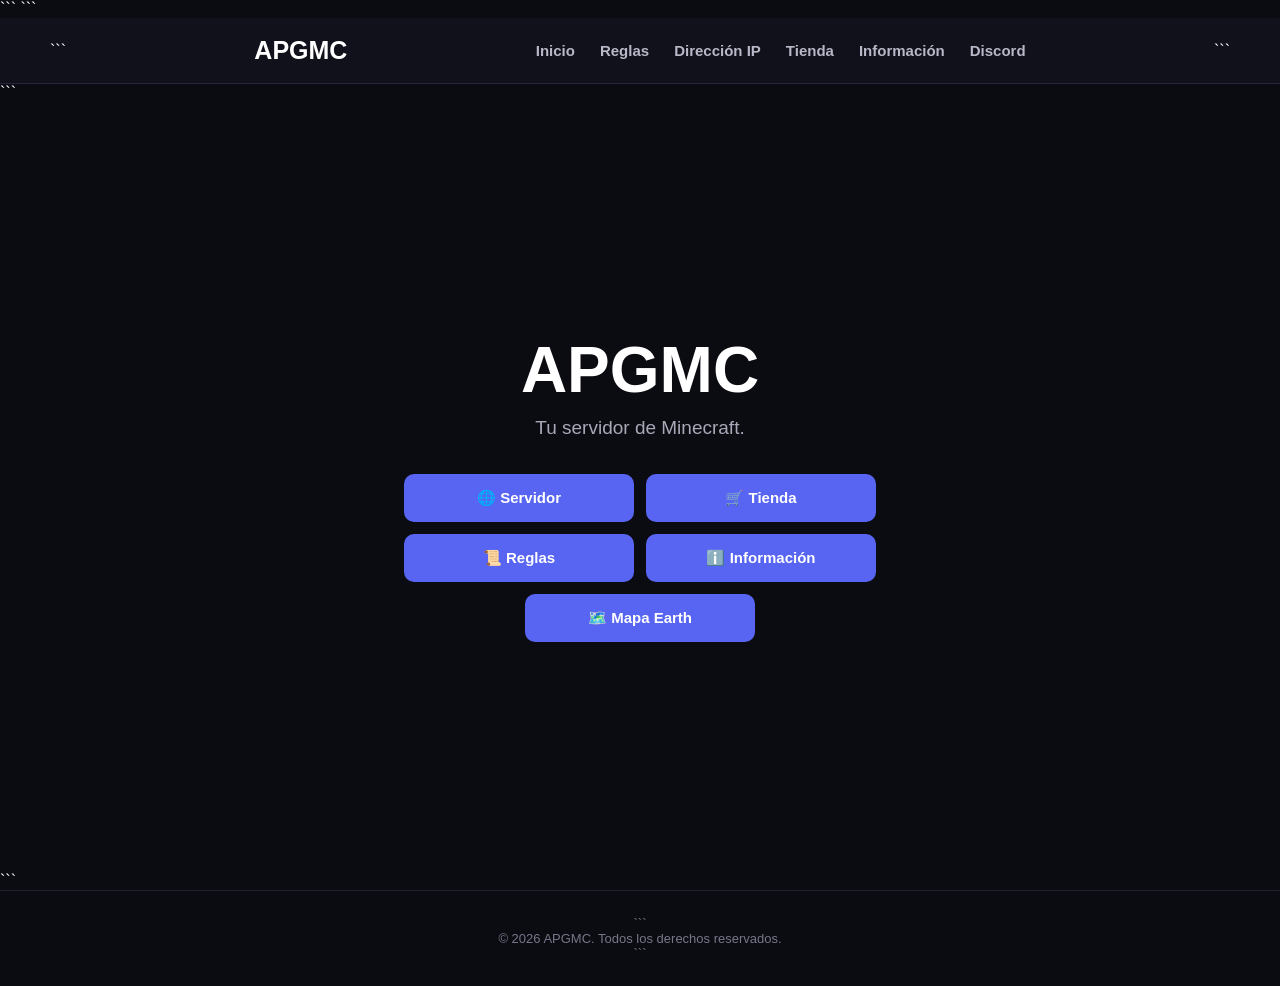
<file: index.html>
<!DOCTYPE html>

<html lang="es">

<head>
    <meta charset="UTF-8">
    <meta name="viewport" content="width=device-width, initial-scale=1.0">

```
<title>APGMC | Inicio</title>

<link rel="stylesheet" href="style.css">
```

</head>

<body>

<header>

```
<div class="logo">
    APGMC
</div>

<nav>
    <a href="index.html">Inicio</a>
    <a href="reglas.html">Reglas</a>
    <a href="servidor.html">Dirección IP</a>
    <a href="tienda.html">Tienda</a>
    <a href="informacion.html">Información</a>

    <a
        href="https://discord.gg/gfNhf58B48"
        target="_blank">
        Discord
    </a>
</nav>
```

</header>

<main>

```
<section class="hero">

    <h1>
        APGMC
    </h1>

    <p>
        Tu servidor de Minecraft.
    </p>

    <div class="buttons">

        <a
            href="servidor.html"
            class="main-button">
            🌐 Servidor
        </a>

        <a
            href="tienda.html"
            class="main-button">
            🛒 Tienda
        </a>

        <a
            href="reglas.html"
            class="main-button">
            📜 Reglas
        </a>

        <a
            href="informacion.html"
            class="main-button">
            ℹ️ Información
        </a>

        <a
            href="mapa.html"
            class="main-button map-button">
            🗺️ Mapa Earth
        </a>

    </div>

</section>
```

</main>

<footer>

```
<p>
    © 2026 APGMC. Todos los derechos reservados.
</p>
```

</footer>

</body>
</html>
</file>
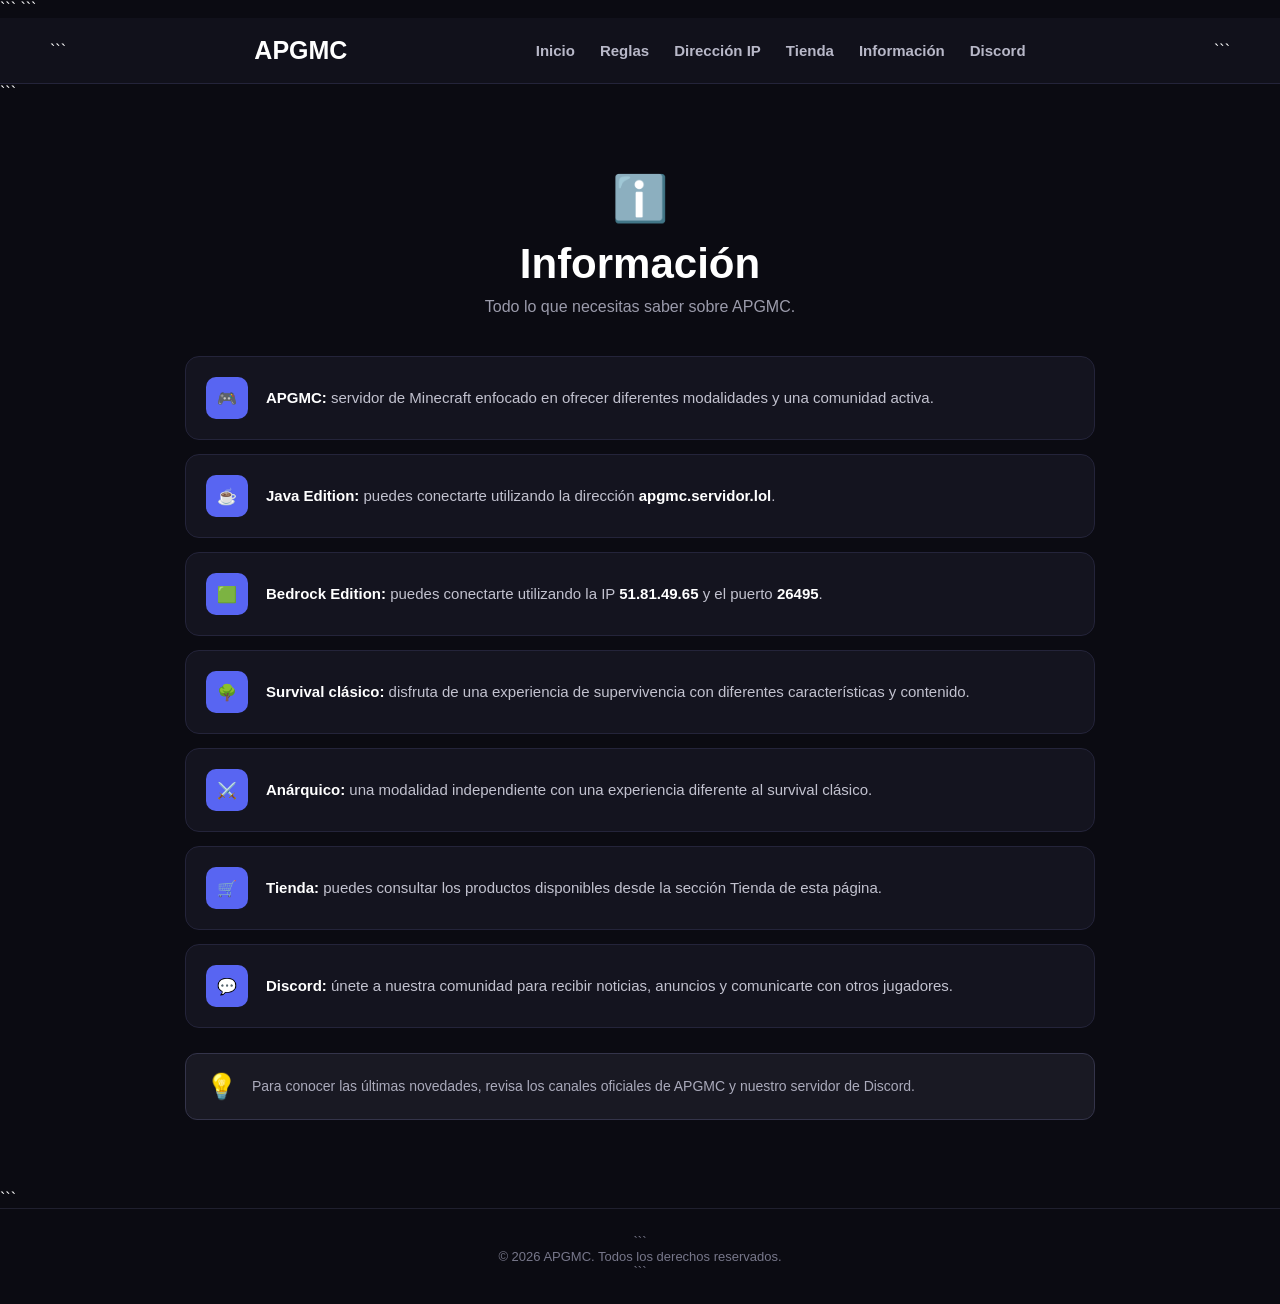
<file: informacion.html>
<!DOCTYPE html>

<html lang="es">

<head>

```
<meta charset="UTF-8">
<meta name="viewport" content="width=device-width, initial-scale=1.0">

<title>APGMC | Información</title>

<link rel="stylesheet" href="style.css">
```

</head>

<body>

<header>

```
<div class="logo">
    APGMC
</div>


<nav>

    <a href="index.html">
        Inicio
    </a>

    <a href="reglas.html">
        Reglas
    </a>

    <a href="servidor.html">
        Dirección IP
    </a>

    <a href="tienda.html">
        Tienda
    </a>

    <a href="informacion.html">
        Información
    </a>

    <a
        href="https://discord.gg/gfNhf58B48"
        target="_blank">

        Discord

    </a>

</nav>
```

</header>

<main>

```
<section class="rules-section">


    <div class="rules-header">

        <span class="rules-icon">
            ℹ️
        </span>

        <h1>
            Información
        </h1>

        <p>
            Todo lo que necesitas saber sobre APGMC.
        </p>

    </div>


    <div class="rules-container">


        <div class="rule">

            <span>
                🎮
            </span>

            <p>
                <strong>APGMC:</strong>
                servidor de Minecraft enfocado en ofrecer diferentes
                modalidades y una comunidad activa.
            </p>

        </div>


        <div class="rule">

            <span>
                ☕
            </span>

            <p>
                <strong>Java Edition:</strong>
                puedes conectarte utilizando la dirección
                <strong>apgmc.servidor.lol</strong>.
            </p>

        </div>


        <div class="rule">

            <span>
                🟩
            </span>

            <p>
                <strong>Bedrock Edition:</strong>
                puedes conectarte utilizando la IP
                <strong>51.81.49.65</strong>
                y el puerto
                <strong>26495</strong>.
            </p>

        </div>


        <div class="rule">

            <span>
                🌳
            </span>

            <p>
                <strong>Survival clásico:</strong>
                disfruta de una experiencia de supervivencia
                con diferentes características y contenido.
            </p>

        </div>


        <div class="rule">

            <span>
                ⚔️
            </span>

            <p>
                <strong>Anárquico:</strong>
                una modalidad independiente con una experiencia
                diferente al survival clásico.
            </p>

        </div>


        <div class="rule">

            <span>
                🛒
            </span>

            <p>
                <strong>Tienda:</strong>
                puedes consultar los productos disponibles
                desde la sección Tienda de esta página.
            </p>

        </div>


        <div class="rule">

            <span>
                💬
            </span>

            <p>
                <strong>Discord:</strong>
                únete a nuestra comunidad para recibir noticias,
                anuncios y comunicarte con otros jugadores.
            </p>

        </div>


    </div>


    <div class="warning">

        <span>
            💡
        </span>

        <p>
            Para conocer las últimas novedades, revisa los canales
            oficiales de APGMC y nuestro servidor de Discord.
        </p>

    </div>


</section>
```

</main>

<footer>

```
<p>
    © 2026 APGMC. Todos los derechos reservados.
</p>
```

</footer>

</body>
</html>
</file>
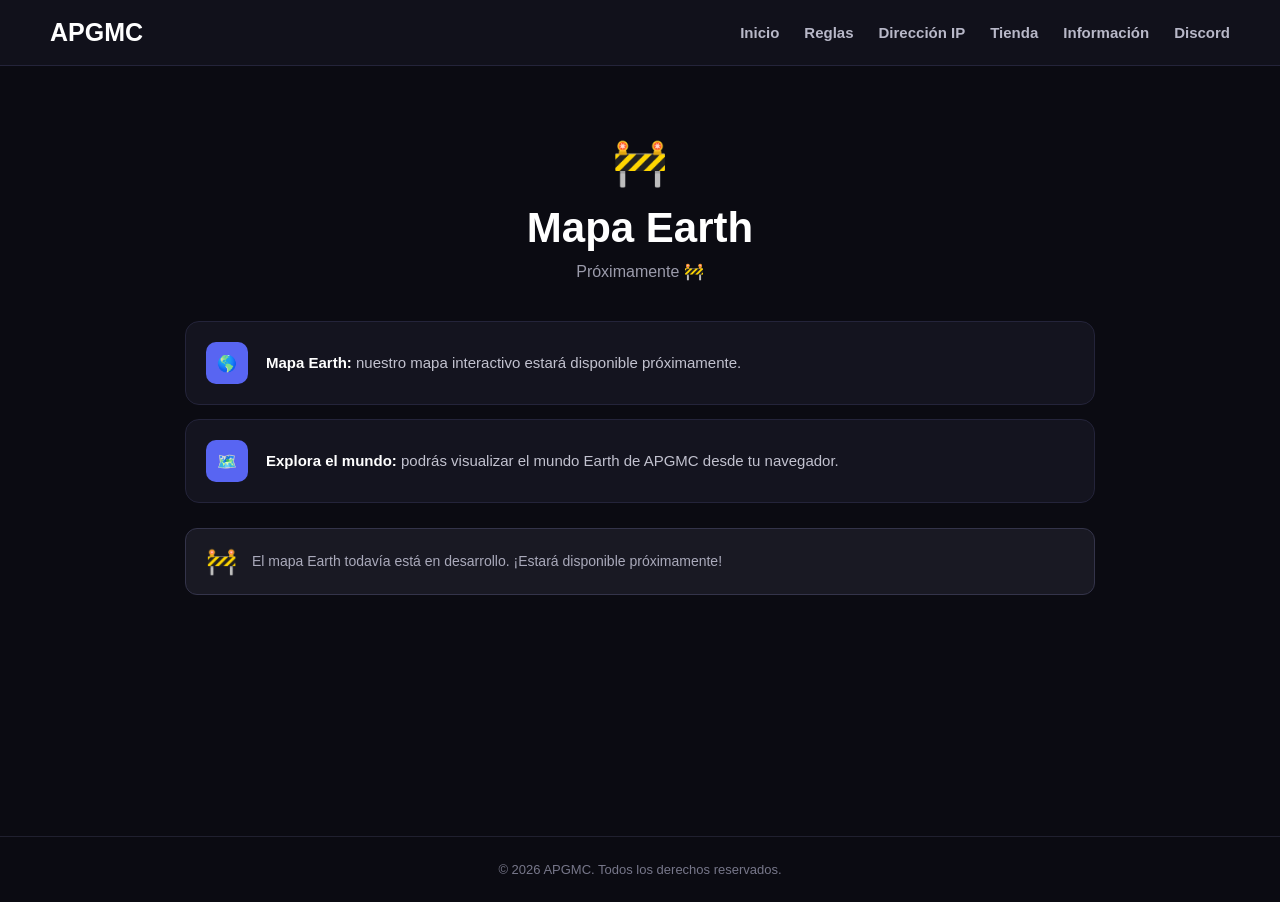
<file: mapa.html>
<!DOCTYPE html>
<html lang="es">

<head>

<meta charset="UTF-8">

<meta name="viewport" content="width=device-width, initial-scale=1.0">

<title>APGMC | Mapa Earth</title>

<link rel="stylesheet" href="style.css">

</head>


<body>


<header>

<div class="logo">
    APGMC
</div>


<nav>

<a href="index.html">
    Inicio
</a>

<a href="reglas.html">
    Reglas
</a>

<a href="servidor.html">
    Dirección IP
</a>

<a href="tienda.html">
    Tienda
</a>

<a href="informacion.html">
    Información
</a>

<a
    href="https://discord.gg/gfNhf58B48"
    target="_blank">
    Discord
</a>

</nav>

</header>


<main>


<section class="rules-section">


<div class="rules-header">

<span class="rules-icon">
    🚧
</span>


<h1>
    Mapa Earth
</h1>


<p>
    Próximamente 🚧
</p>

</div>


<div class="rules-container">


<div class="rule">

<span>
    🌎
</span>

<p>
    <strong>Mapa Earth:</strong>
    nuestro mapa interactivo estará disponible próximamente.
</p>

</div>


<div class="rule">

<span>
    🗺️
</span>

<p>
    <strong>Explora el mundo:</strong>
    podrás visualizar el mundo Earth de APGMC desde tu navegador.
</p>

</div>


</div>


<div class="warning">

<span>
    🚧
</span>

<p>
    El mapa Earth todavía está en desarrollo. ¡Estará disponible próximamente!
</p>

</div>


</section>


</main>


<footer>

<p>
    © 2026 APGMC. Todos los derechos reservados.
</p>

</footer>


</body>

</html>
</file>
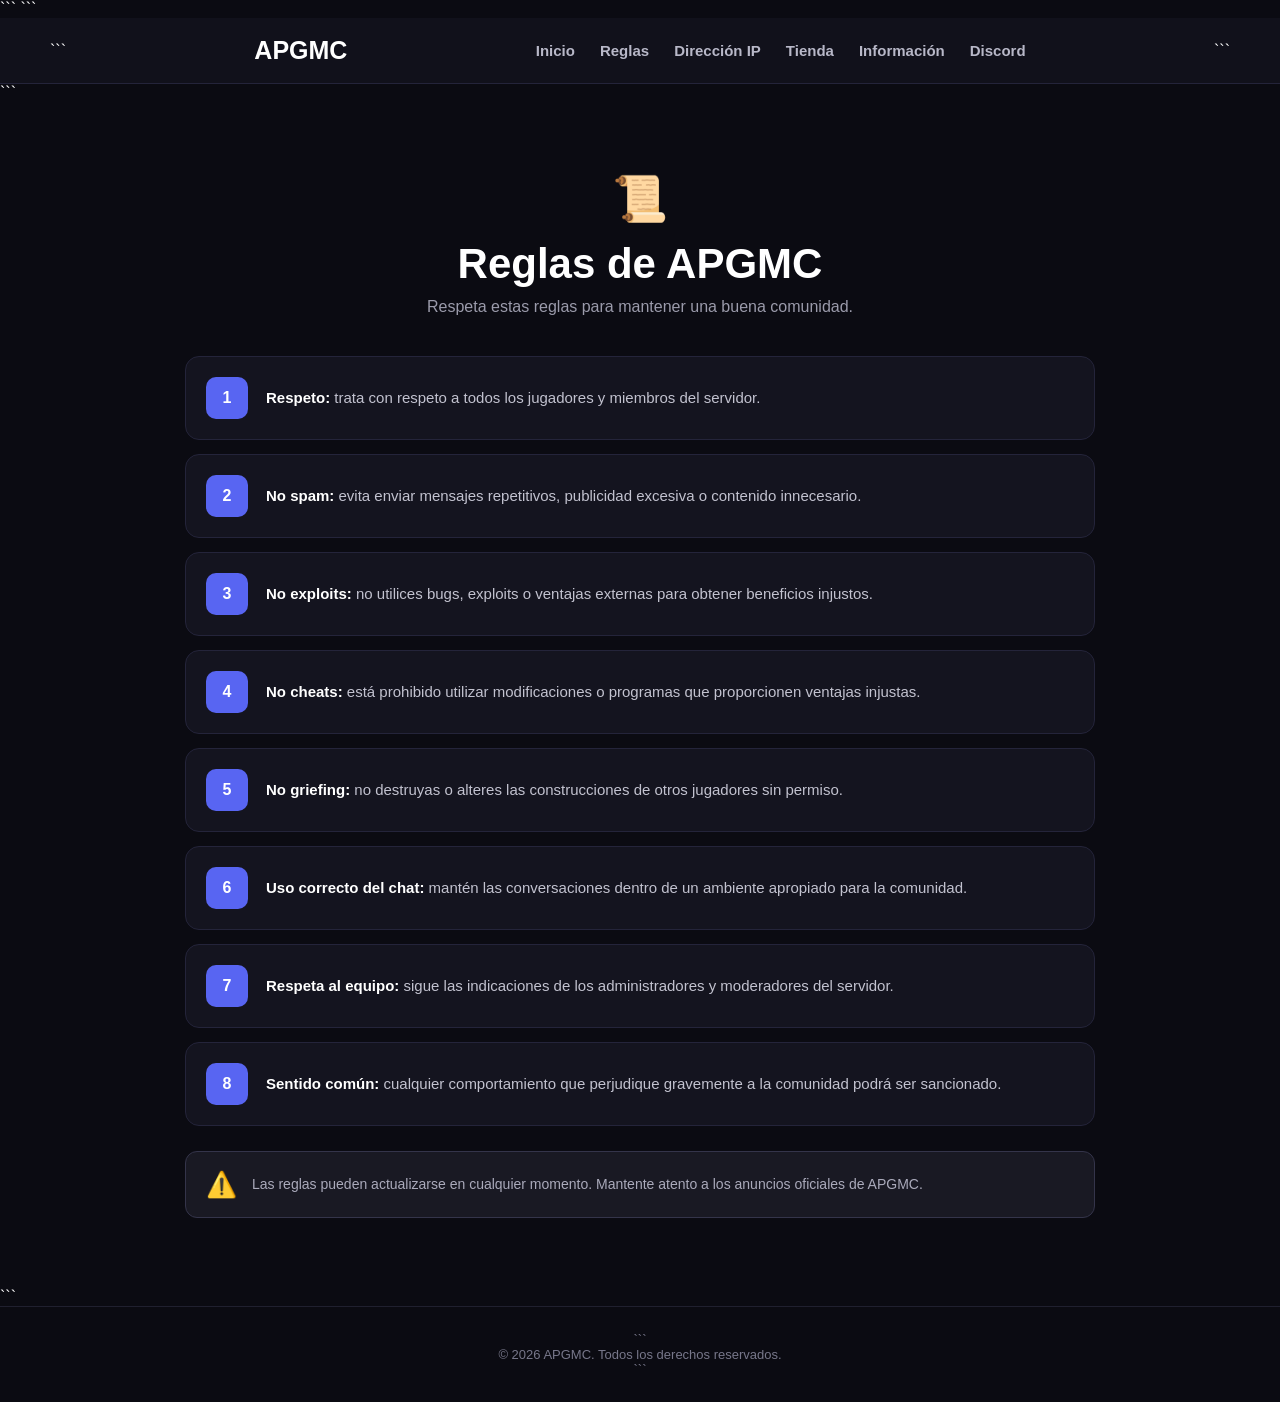
<file: reglas.html>
<!DOCTYPE html>

<html lang="es">

<head>

```
<meta charset="UTF-8">
<meta name="viewport" content="width=device-width, initial-scale=1.0">

<title>APGMC | Reglas</title>

<link rel="stylesheet" href="style.css">
```

</head>

<body>

<header>

```
<div class="logo">
    APGMC
</div>


<nav>

    <a href="index.html">
        Inicio
    </a>

    <a href="reglas.html">
        Reglas
    </a>

    <a href="servidor.html">
        Dirección IP
    </a>

    <a href="tienda.html">
        Tienda
    </a>

    <a href="informacion.html">
        Información
    </a>

    <a
        href="https://discord.gg/gfNhf58B48"
        target="_blank">

        Discord

    </a>

</nav>
```

</header>

<main>

```
<section class="rules-section">


    <div class="rules-header">

        <span class="rules-icon">
            📜
        </span>

        <h1>
            Reglas de APGMC
        </h1>

        <p>
            Respeta estas reglas para mantener una buena comunidad.
        </p>

    </div>


    <div class="rules-container">


        <div class="rule">

            <span>
                1
            </span>

            <p>
                <strong>Respeto:</strong>
                trata con respeto a todos los jugadores y miembros
                del servidor.
            </p>

        </div>


        <div class="rule">

            <span>
                2
            </span>

            <p>
                <strong>No spam:</strong>
                evita enviar mensajes repetitivos, publicidad
                excesiva o contenido innecesario.
            </p>

        </div>


        <div class="rule">

            <span>
                3
            </span>

            <p>
                <strong>No exploits:</strong>
                no utilices bugs, exploits o ventajas externas
                para obtener beneficios injustos.
            </p>

        </div>


        <div class="rule">

            <span>
                4
            </span>

            <p>
                <strong>No cheats:</strong>
                está prohibido utilizar modificaciones o programas
                que proporcionen ventajas injustas.
            </p>

        </div>


        <div class="rule">

            <span>
                5
            </span>

            <p>
                <strong>No griefing:</strong>
                no destruyas o alteres las construcciones de otros
                jugadores sin permiso.
            </p>

        </div>


        <div class="rule">

            <span>
                6
            </span>

            <p>
                <strong>Uso correcto del chat:</strong>
                mantén las conversaciones dentro de un ambiente
                apropiado para la comunidad.
            </p>

        </div>


        <div class="rule">

            <span>
                7
            </span>

            <p>
                <strong>Respeta al equipo:</strong>
                sigue las indicaciones de los administradores y
                moderadores del servidor.
            </p>

        </div>


        <div class="rule">

            <span>
                8
            </span>

            <p>
                <strong>Sentido común:</strong>
                cualquier comportamiento que perjudique gravemente
                a la comunidad podrá ser sancionado.
            </p>

        </div>


    </div>


    <div class="warning">

        <span>
            ⚠️
        </span>

        <p>
            Las reglas pueden actualizarse en cualquier momento.
            Mantente atento a los anuncios oficiales de APGMC.
        </p>

    </div>


</section>
```

</main>

<footer>

```
<p>
    © 2026 APGMC. Todos los derechos reservados.
</p>
```

</footer>

</body>
</html>
</file>
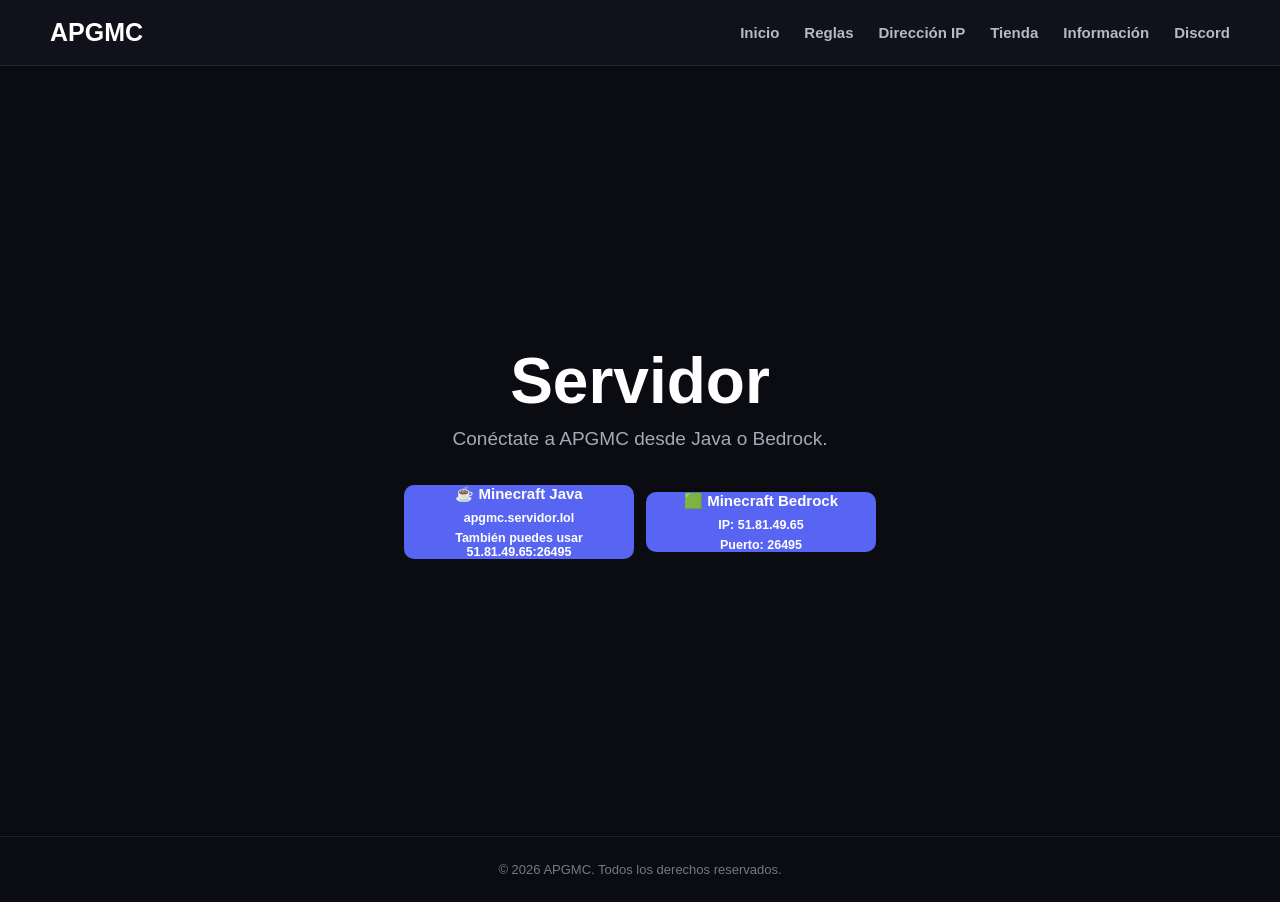
<file: servidor.html>
<!DOCTYPE html>

<html lang="es">

<head>

    <meta charset="UTF-8">
    <meta name="viewport" content="width=device-width, initial-scale=1.0">

    <title>APGMC | Servidor</title>

    <link rel="stylesheet" href="style.css">

</head>

<body>

<header>

    <div class="logo">
        APGMC
    </div>

    <nav>

        <a href="index.html">
            Inicio
        </a>

        <a href="reglas.html">
            Reglas
        </a>

        <a href="servidor.html">
            Dirección IP
        </a>

        <a href="tienda.html">
            Tienda
        </a>

        <a href="informacion.html">
            Información
        </a>

        <a
            href="https://discord.gg/gfNhf58B48"
            target="_blank">

            Discord

        </a>

    </nav>

</header>

<main>

    <section class="hero">

        <h1>
            Servidor
        </h1>

        <p>
            Conéctate a APGMC desde Java o Bedrock.
        </p>


        <div class="buttons server-buttons">


            <!-- JAVA -->

            <div class="main-button server-option">

                <div>

                    <strong style="display: block;">
                        ☕ Minecraft Java
                    </strong>

                    <small style="display: block; margin-top: 8px;">
                        apgmc.servidor.lol
                    </small>

                    <small style="display: block; margin-top: 6px;">
                        También puedes usar 51.81.49.65:26495
                    </small>

                </div>

            </div>


            <!-- BEDROCK -->

            <div class="main-button server-option">

                <div>

                    <strong style="display: block;">
                        🟩 Minecraft Bedrock
                    </strong>

                    <small style="display: block; margin-top: 8px;">
                        IP: 51.81.49.65
                    </small>

                    <small style="display: block; margin-top: 6px;">
                        Puerto: 26495
                    </small>

                </div>

            </div>


        </div>

    </section>

</main>

<footer>

    <p>
        © 2026 APGMC. Todos los derechos reservados.
    </p>

</footer>

</body>

</html>
</file>
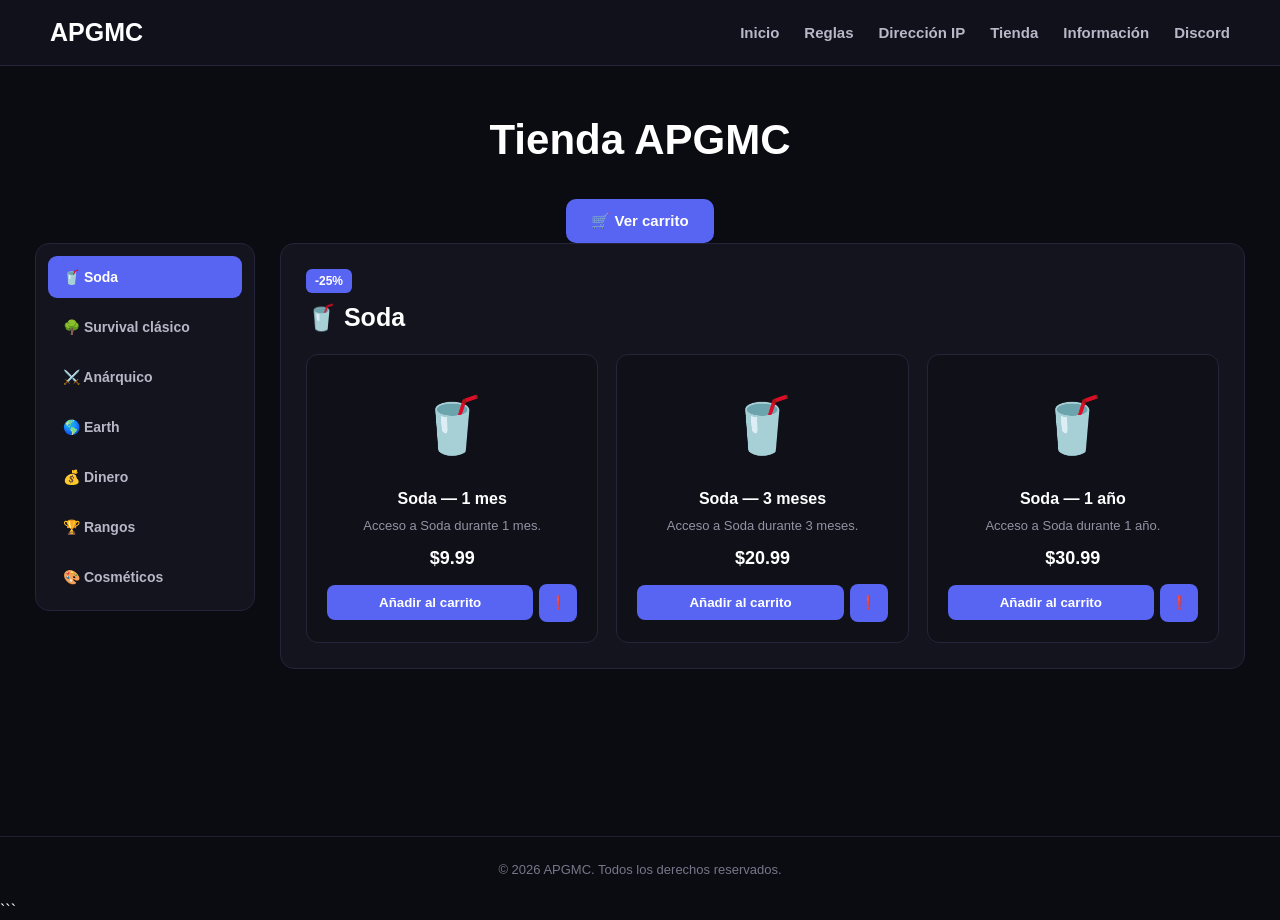
<file: tienda.html>
<!DOCTYPE html>
<html lang="es">

<head>
    <meta charset="UTF-8">
    <meta name="viewport" content="width=device-width, initial-scale=1.0">

    <title>APGMC | Tienda</title>

    <link rel="stylesheet" href="style.css">

    <!-- ESTILOS EXCLUSIVOS DE LA TIENDA -->
    <style>

        /* =================================================
           ACCIONES DE PRODUCTO
        ================================================= */

        .product-actions {
            display: flex;
            align-items: center;
            gap: 6px;
            width: 100%;
        }

        .product-actions .buy-button {
            flex: 1;
            width: auto;
        }

        .product-actions .info-button {
            width: 38px;
            min-width: 38px;
            height: 38px;
            padding: 0;
            flex-shrink: 0;

            display: flex;
            align-items: center;
            justify-content: center;
        }


        /* =================================================
           CATEGORÍAS
           SOLO UNA CATEGORÍA VISIBLE
        ================================================= */

        .shop-category {
            display: none !important;
        }

        .shop-category.active {
            display: block !important;
        }


        /* =================================================
           INFORMACIÓN DEL PRODUCTO
        ================================================= */

        .product-info-inner {
            text-align: center;
        }

        .product-info-intro {
            color: #aaaabb;
            margin-bottom: 15px;
        }

        .product-info-inner h3 {
            margin-bottom: 15px;
        }

        .product-info-label {
            color: #9292a3;
            font-size: 12px;
            font-weight: 700;
            margin-bottom: 10px;
        }

        .product-info-image {
            display: flex;
            justify-content: center;
            align-items: center;
            margin: 15px 0 25px;
        }

        .product-info-image img {
            width: 180px;
            height: 180px;
            object-fit: contain;
        }

        .product-info-note {
            padding: 18px;
            background: #101019;
            border: 1px solid #25253a;
            border-radius: 10px;
            margin-top: 20px;
        }

        .product-info-note h3 {
            margin-bottom: 8px;
        }

        .product-info-note p {
            color: #aaaabb;
            line-height: 1.5;
            font-size: 14px;
        }

        .minecraft-disclaimer {
            margin-top: 20px;
            color: #77778a;
            font-size: 11px;
            line-height: 1.5;
            text-align: center;
        }

        .empty-product-info {
            text-align: center;
            padding: 30px 10px;
            color: #aaaabb;
        }

    </style>

</head>


<body>


<header>

    <div class="logo">
        APGMC
    </div>

    <nav>
        <a href="index.html">Inicio</a>
        <a href="reglas.html">Reglas</a>
        <a href="servidor.html">Dirección IP</a>
        <a href="tienda.html">Tienda</a>
        <a href="informacion.html">Información</a>
        <a href="https://discord.gg/gfNhf58B48" target="_blank">Discord</a>
    </nav>

</header>


<main class="shop-page">


    <h1 class="shop-title">
        Tienda APGMC
    </h1>


    <!-- =================================================
         CARRITO
    ================================================= -->

    <div class="checkout-area">

        <button id="checkout-button" class="checkout-button">

            🛒 Ver carrito

            <span id="cart-count" class="cart-count">
                0
            </span>

        </button>

    </div>


    <div class="shop-wrapper">


        <!-- =================================================
             CATEGORÍAS
        ================================================= -->

        <div class="shop-menu">

            <button class="active" data-category="soda">
                🥤 Soda
            </button>

            <button data-category="survival">
                🌳 Survival clásico
            </button>

            <button data-category="anarquico">
                ⚔️ Anárquico
            </button>

            <button data-category="earth">
                🌎 Earth
            </button>

            <button data-category="dinero">
                💰 Dinero
            </button>

            <button data-category="rangos">
                🏆 Rangos
            </button>

            <button data-category="cosmeticos">
                🎨 Cosméticos
            </button>

        </div>


        <section class="shop-content">


            <!-- =================================================
                 SODA
            ================================================= -->

            <div id="soda" class="shop-category active">

                <div class="discount">
                    -25%
                </div>

                <h2>
                    🥤 Soda
                </h2>

                <div class="products">


                    <div class="product-card">

                        <div class="product-emoji">
                            🥤
                        </div>

                        <h3>
                            Soda — 1 mes
                        </h3>

                        <p>
                            Acceso a Soda durante 1 mes.
                        </p>

                        <strong>
                            $9.99
                        </strong>

                        <div class="product-actions">

                            <button class="buy-button">
                                Añadir al carrito
                            </button>

                            <button class="info-button"
                                    data-info="empty">
                                ❗
                            </button>

                        </div>

                    </div>


                    <div class="product-card">

                        <div class="product-emoji">
                            🥤
                        </div>

                        <h3>
                            Soda — 3 meses
                        </h3>

                        <p>
                            Acceso a Soda durante 3 meses.
                        </p>

                        <strong>
                            $20.99
                        </strong>

                        <div class="product-actions">

                            <button class="buy-button">
                                Añadir al carrito
                            </button>

                            <button class="info-button"
                                    data-info="empty">
                                ❗
                            </button>

                        </div>

                    </div>


                    <div class="product-card">

                        <div class="product-emoji">
                            🥤
                        </div>

                        <h3>
                            Soda — 1 año
                        </h3>

                        <p>
                            Acceso a Soda durante 1 año.
                        </p>

                        <strong>
                            $30.99
                        </strong>

                        <div class="product-actions">

                            <button class="buy-button">
                                Añadir al carrito
                            </button>

                            <button class="info-button"
                                    data-info="empty">
                                ❗
                            </button>

                        </div>

                    </div>


                </div>

            </div>


            <!-- =================================================
                 SURVIVAL CLÁSICO
            ================================================= -->

            <div id="survival" class="shop-category">

                <div class="discount">
                    -25%
                </div>

                <h2>
                    🌳 Survival clásico
                </h2>

                <div class="products">


                    <!-- BOTAS -->

                    <div class="product-card">

                        <img src="imagenes/netherite_boots.png"
                             alt="Botas de netherita">

                        <h3>
                            Botas APG
                        </h3>

                        <p>
                            Botas de netherita APG.
                        </p>

                        <strong>
                            $3.99
                        </strong>

                        <div class="product-actions">

                            <button class="buy-button">
                                Añadir al carrito
                            </button>

                            <button class="info-button"
                                    data-info="boots">
                                ❗
                            </button>

                        </div>

                    </div>


                    <!-- PANTALONES -->

                    <div class="product-card">

                        <img src="imagenes/netherite_leggings.png"
                             alt="Pantalones de netherita">

                        <h3>
                            Pantalones APG
                        </h3>

                        <p>
                            Pantalones de netherita APG.
                        </p>

                        <strong>
                            $4.99
                        </strong>

                        <div class="product-actions">

                            <button class="buy-button">
                                Añadir al carrito
                            </button>

                            <button class="info-button"
                                    data-info="leggings">
                                ❗
                            </button>

                        </div>

                    </div>


                    <!-- CASCO -->

                    <div class="product-card">

                        <img src="imagenes/netherite_helmet.png"
                             alt="Casco de netherita">

                        <h3>
                            Casco APG
                        </h3>

                        <p>
                            Casco de netherita APG.
                        </p>

                        <strong>
                            $3.99
                        </strong>

                        <div class="product-actions">

                            <button class="buy-button">
                                Añadir al carrito
                            </button>

                            <button class="info-button"
                                    data-info="helmet">
                                ❗
                            </button>

                        </div>

                    </div>


                    <!-- PECHERA -->

                    <div class="product-card">

                        <img src="imagenes/netherite_chestplate.png"
                             alt="Pechera de netherita">

                        <h3>
                            Pechera APG
                        </h3>

                        <p>
                            Pechera de netherita APG.
                        </p>

                        <strong>
                            $4.99
                        </strong>

                        <div class="product-actions">

                            <button class="buy-button">
                                Añadir al carrito
                            </button>

                            <button class="info-button"
                                    data-info="chestplate">
                                ❗
                            </button>

                        </div>

                    </div>


                    <!-- ESPADA -->

                    <div class="product-card">

                        <img src="imagenes/netherite_sword.png"
                             alt="Espada de netherita">

                        <h3>
                            Espada APG
                        </h3>

                        <p>
                            Espada de netherita APG.
                        </p>

                        <strong>
                            $6.99
                        </strong>

                        <div class="product-actions">

                            <button class="buy-button">
                                Añadir al carrito
                            </button>

                            <button class="info-button"
                                    data-info="sword">
                                ❗
                            </button>

                        </div>

                    </div>


                    <!-- PICO -->

                    <div class="product-card">

                        <img src="imagenes/netherite_pickaxe.png"
                             alt="Pico de netherita">

                        <h3>
                            Pico APG
                        </h3>

                        <p>
                            Pico de netherita APG.
                        </p>

                        <strong>
                            $11.99
                        </strong>

                        <div class="product-actions">

                            <button class="buy-button">
                                Añadir al carrito
                            </button>

                            <button class="info-button"
                                    data-info="pickaxe">
                                ❗
                            </button>

                        </div>

                    </div>


                    <!-- HACHA -->

                    <div class="product-card">

                        <img src="imagenes/netherite_axe.png"
                             alt="Hacha de netherita">

                        <h3>
                            Hacha APG
                        </h3>

                        <p>
                            Hacha de netherita APG.
                        </p>

                        <strong>
                            $7.99
                        </strong>

                        <div class="product-actions">

                            <button class="buy-button">
                                Añadir al carrito
                            </button>

                            <button class="info-button"
                                    data-info="axe">
                                ❗
                            </button>

                        </div>

                    </div>


                    <!-- BALLESTA -->

                    <div class="product-card">

                        <img src="imagenes/crossbow.png"
                             alt="Ballesta">

                        <h3>
                            Ballesta APG
                        </h3>

                        <p>
                            Ballesta APG.
                        </p>

                        <strong>
                            $11.99
                        </strong>

                        <div class="product-actions">

                            <button class="buy-button">
                                Añadir al carrito
                            </button>

                            <button class="info-button"
                                    data-info="crossbow">
                                ❗
                            </button>

                        </div>

                    </div>


                    <!-- ARCO -->

                    <div class="product-card">

                        <img src="imagenes/bow.png"
                             alt="Arco">

                        <h3>
                            Arco APG
                        </h3>

                        <p>
                            Arco APG.
                        </p>

                        <strong>
                            $9.99
                        </strong>

                        <div class="product-actions">

                            <button class="buy-button">
                                Añadir al carrito
                            </button>

                            <button class="info-button"
                                    data-info="bow">
                                ❗
                            </button>

                        </div>

                    </div>


                    <!-- KIT APG -->

                    <div class="product-card">

                        <img src="imagenes/ender_chest.png"
                             alt="Cofre de Ender">

                        <h3>
                            Kit APG completo
                        </h3>

                        <p>
                            Set completo de equipamiento APG.
                        </p>

                        <strong>
                            $20.99
                        </strong>

                        <div class="product-actions">

                            <button class="buy-button">
                                Añadir al carrito
                            </button>

                            <button class="info-button"
                                    data-info="empty">
                                ❗
                            </button>

                        </div>

                    </div>


                </div>

            </div>


            <!-- =================================================
                 ANÁRQUICO
            ================================================= -->

            <div id="anarquico" class="shop-category">

                <div class="discount">
                    -25%
                </div>

                <h2>
                    ⚔️ Anárquico
                </h2>

                <div class="products">


                    <div class="product-card">

                        <img src="imagenes/netherite_boots.png"
                             alt="Botas de netherita">

                        <h3>Botas APG</h3>

                        <p>Botas de netherita APG.</p>

                        <strong>$3.99</strong>

                        <div class="product-actions">

                            <button class="buy-button">
                                Añadir al carrito
                            </button>

                            <button class="info-button"
                                    data-info="boots">
                                ❗
                            </button>

                        </div>

                    </div>


                    <div class="product-card">

                        <img src="imagenes/netherite_leggings.png"
                             alt="Pantalones de netherita">

                        <h3>Pantalones APG</h3>

                        <p>Pantalones de netherita APG.</p>

                        <strong>$4.99</strong>

                        <div class="product-actions">

                            <button class="buy-button">
                                Añadir al carrito
                            </button>

                            <button class="info-button"
                                    data-info="leggings">
                                ❗
                            </button>

                        </div>

                    </div>


                    <div class="product-card">

                        <img src="imagenes/netherite_helmet.png"
                             alt="Casco de netherita">

                        <h3>Casco APG</h3>

                        <p>Casco de netherita APG.</p>

                        <strong>$3.99</strong>

                        <div class="product-actions">

                            <button class="buy-button">
                                Añadir al carrito
                            </button>

                            <button class="info-button"
                                    data-info="helmet">
                                ❗
                            </button>

                        </div>

                    </div>


                    <div class="product-card">

                        <img src="imagenes/netherite_chestplate.png"
                             alt="Pechera de netherita">

                        <h3>Pechera APG</h3>

                        <p>Pechera de netherita APG.</p>

                        <strong>$4.99</strong>

                        <div class="product-actions">

                            <button class="buy-button">
                                Añadir al carrito
                            </button>

                            <button class="info-button"
                                    data-info="chestplate">
                                ❗
                            </button>

                        </div>

                    </div>


                    <div class="product-card">

                        <img src="imagenes/netherite_sword.png"
                             alt="Espada de netherita">

                        <h3>Espada APG</h3>

                        <p>Espada de netherita APG.</p>

                        <strong>$6.99</strong>

                        <div class="product-actions">

                            <button class="buy-button">
                                Añadir al carrito
                            </button>

                            <button class="info-button"
                                    data-info="sword">
                                ❗
                            </button>

                        </div>

                    </div>


                    <div class="product-card">

                        <img src="imagenes/netherite_pickaxe.png"
                             alt="Pico de netherita">

                        <h3>Pico APG</h3>

                        <p>Pico de netherita APG.</p>

                        <strong>$11.99</strong>

                        <div class="product-actions">

                            <button class="buy-button">
                                Añadir al carrito
                            </button>

                            <button class="info-button"
                                    data-info="pickaxe">
                                ❗
                            </button>

                        </div>

                    </div>


                    <div class="product-card">

                        <img src="imagenes/netherite_axe.png"
                             alt="Hacha de netherita">

                        <h3>Hacha APG</h3>

                        <p>Hacha de netherita APG.</p>

                        <strong>$7.99</strong>

                        <div class="product-actions">

                            <button class="buy-button">
                                Añadir al carrito
                            </button>

                            <button class="info-button"
                                    data-info="axe">
                                ❗
                            </button>

                        </div>

                    </div>


                    <div class="product-card">

                        <img src="imagenes/crossbow.png"
                             alt="Ballesta">

                        <h3>Ballesta APG</h3>

                        <p>Ballesta APG.</p>

                        <strong>$11.99</strong>

                        <div class="product-actions">

                            <button class="buy-button">
                                Añadir al carrito
                            </button>

                            <button class="info-button"
                                    data-info="crossbow">
                                ❗
                            </button>

                        </div>

                    </div>


                    <div class="product-card">

                        <img src="imagenes/bow.png"
                             alt="Arco">

                        <h3>Arco APG</h3>

                        <p>Arco APG.</p>

                        <strong>$9.99</strong>

                        <div class="product-actions">

                            <button class="buy-button">
                                Añadir al carrito
                            </button>

                            <button class="info-button"
                                    data-info="bow">
                                ❗
                            </button>

                        </div>

                    </div>


                    <div class="product-card">

                        <img src="imagenes/ender_chest.png"
                             alt="Cofre de Ender">

                        <h3>Kit APG completo</h3>

                        <p>Set completo de equipamiento APG.</p>

                        <strong>$20.99</strong>

                        <div class="product-actions">

                            <button class="buy-button">
                                Añadir al carrito
                            </button>

                            <button class="info-button"
                                    data-info="empty">
                                ❗
                            </button>

                        </div>

                    </div>

                </div>

            </div>


            <!-- =================================================
                 EARTH
            ================================================= -->

            <div id="earth" class="shop-category">

                <div class="discount">
                    -25%
                </div>

                <h2>
                    🌎 Earth
                </h2>

                <div class="products">


                    <div class="product-card">

                        <img src="imagenes/netherite_boots.png"
                             alt="Botas de netherita">

                        <h3>Botas APG</h3>

                        <p>Botas de netherita APG.</p>

                        <strong>$3.99</strong>

                        <div class="product-actions">

                            <button class="buy-button">
                                Añadir al carrito
                            </button>

                            <button class="info-button"
                                    data-info="boots">
                                ❗
                            </button>

                        </div>

                    </div>


                    <div class="product-card">

                        <img src="imagenes/netherite_leggings.png"
                             alt="Pantalones de netherita">

                        <h3>Pantalones APG</h3>

                        <p>Pantalones de netherita APG.</p>

                        <strong>$4.99</strong>

                        <div class="product-actions">

                            <button class="buy-button">
                                Añadir al carrito
                            </button>

                            <button class="info-button"
                                    data-info="leggings">
                                ❗
                            </button>

                        </div>

                    </div>


                    <div class="product-card">

                        <img src="imagenes/netherite_helmet.png"
                             alt="Casco de netherita">

                        <h3>Casco APG</h3>

                        <p>Casco de netherita APG.</p>

                        <strong>$3.99</strong>

                        <div class="product-actions">

                            <button class="buy-button">
                                Añadir al carrito
                            </button>

                            <button class="info-button"
                                    data-info="helmet">
                                ❗
                            </button>

                        </div>

                    </div>


                    <div class="product-card">

                        <img src="imagenes/netherite_chestplate.png"
                             alt="Pechera de netherita">

                        <h3>Pechera APG</h3>

                        <p>Pechera de netherita APG.</p>

                        <strong>$4.99</strong>

                        <div class="product-actions">

                            <button class="buy-button">
                                Añadir al carrito
                            </button>

                            <button class="info-button"
                                    data-info="chestplate">
                                ❗
                            </button>

                        </div>

                    </div>


                    <div class="product-card">

                        <img src="imagenes/netherite_sword.png"
                             alt="Espada de netherita">

                        <h3>Espada APG</h3>

                        <p>Espada de netherita APG.</p>

                        <strong>$6.99</strong>

                        <div class="product-actions">

                            <button class="buy-button">
                                Añadir al carrito
                            </button>

                            <button class="info-button"
                                    data-info="sword">
                                ❗
                            </button>

                        </div>

                    </div>


                    <div class="product-card">

                        <img src="imagenes/netherite_pickaxe.png"
                             alt="Pico de netherita">

                        <h3>Pico APG</h3>

                        <p>Pico de netherita APG.</p>

                        <strong>$11.99</strong>

                        <div class="product-actions">

                            <button class="buy-button">
                                Añadir al carrito
                            </button>

                            <button class="info-button"
                                    data-info="pickaxe">
                                ❗
                            </button>

                        </div>

                    </div>


                    <div class="product-card">

                        <img src="imagenes/netherite_axe.png"
                             alt="Hacha de netherita">

                        <h3>Hacha APG</h3>

                        <p>Hacha de netherita APG.</p>

                        <strong>$7.99</strong>

                        <div class="product-actions">

                            <button class="buy-button">
                                Añadir al carrito
                            </button>

                            <button class="info-button"
                                    data-info="axe">
                                ❗
                            </button>

                        </div>

                    </div>


                    <div class="product-card">

                        <img src="imagenes/crossbow.png"
                             alt="Ballesta">

                        <h3>Ballesta APG</h3>

                        <p>Ballesta APG.</p>

                        <strong>$11.99</strong>

                        <div class="product-actions">

                            <button class="buy-button">
                                Añadir al carrito
                            </button>

                            <button class="info-button"
                                    data-info="crossbow">
                                ❗
                            </button>

                        </div>

                    </div>


                    <div class="product-card">

                        <img src="imagenes/bow.png"
                             alt="Arco">

                        <h3>Arco APG</h3>

                        <p>Arco APG.</p>

                        <strong>$9.99</strong>

                        <div class="product-actions">

                            <button class="buy-button">
                                Añadir al carrito
                            </button>

                            <button class="info-button"
                                    data-info="bow">
                                ❗
                            </button>

                        </div>

                    </div>


                    <div class="product-card">

                        <img src="imagenes/ender_chest.png"
                             alt="Cofre de Ender">

                        <h3>Kit APG completo</h3>

                        <p>Set completo de equipamiento APG.</p>

                        <strong>$20.99</strong>

                        <div class="product-actions">

                            <button class="buy-button">
                                Añadir al carrito
                            </button>

                            <button class="info-button"
                                    data-info="empty">
                                ❗
                            </button>

                        </div>

                    </div>

                </div>

            </div>


            <!-- =================================================
                 DINERO
            ================================================= -->

            <div id="dinero" class="shop-category">

                <div class="discount">
                    -25%
                </div>

                <h2>
                    💰 Dinero
                </h2>

                <div class="products">


                    <div class="product-card">

                        <div class="product-emoji">
                            💵
                        </div>

                        <h3>$1,000</h3>

                        <p>
                            Dinero para tu cuenta.
                        </p>

                        <strong>
                            $2.99
                        </strong>

                        <div class="product-actions">

                            <button class="buy-button">
                                Añadir al carrito
                            </button>

                            <button class="info-button"
                                    data-info="empty">
                                ❗
                            </button>

                        </div>

                    </div>


                    <div class="product-card">

                        <div class="product-emoji">
                            💵
                        </div>

                        <h3>$10,000</h3>

                        <p>
                            Dinero para tu cuenta.
                        </p>

                        <strong>
                            $8.99
                        </strong>

                        <div class="product-actions">

                            <button class="buy-button">
                                Añadir al carrito
                            </button>

                            <button class="info-button"
                                    data-info="empty">
                                ❗
                            </button>

                        </div>

                    </div>


                    <div class="product-card">

                        <div class="product-emoji">
                            💵
                        </div>

                        <h3>$100,000</h3>

                        <p>
                            Dinero para tu cuenta.
                        </p>

                        <strong>
                            $14.99
                        </strong>

                        <div class="product-actions">

                            <button class="buy-button">
                                Añadir al carrito
                            </button>

                            <button class="info-button"
                                    data-info="empty">
                                ❗
                            </button>

                        </div>

                    </div>


                    <div class="product-card">

                        <div class="product-emoji">
                            💵
                        </div>

                        <h3>$500,000</h3>

                        <p>
                            Dinero para tu cuenta.
                        </p>

                        <strong>
                            $19.99
                        </strong>

                        <div class="product-actions">

                            <button class="buy-button">
                                Añadir al carrito
                            </button>

                            <button class="info-button"
                                    data-info="empty">
                                ❗
                            </button>

                        </div>

                    </div>


                    <div class="product-card">

                        <div class="product-emoji">
                            💵
                        </div>

                        <h3>$1,000,000</h3>

                        <p>
                            Dinero para tu cuenta.
                        </p>

                        <strong>
                            $30.99
                        </strong>

                        <div class="product-actions">

                            <button class="buy-button">
                                Añadir al carrito
                            </button>

                            <button class="info-button"
                                    data-info="empty">
                                ❗
                            </button>

                        </div>

                    </div>


                </div>

            </div>


            <!-- =================================================
                 RANGOS
            ================================================= -->

            <div id="rangos" class="shop-category">

                <div class="discount">
                    -25%
                </div>

                <h2>
                    🏆 Rangos
                </h2>

                <div class="products">


                    <div class="product-card">

                        <div class="product-emoji">
                            🍞
                        </div>

                        <h3>
                            Pan
                        </h3>

                        <p>
                            Rango Pan.
                        </p>

                        <strong>
                            $1.99
                        </strong>

                        <div class="product-actions">

                            <button class="buy-button">
                                Añadir al carrito
                            </button>

                            <button class="info-button"
                                    data-info="empty">
                                ❗
                            </button>

                        </div>

                    </div>


                    <div class="product-card">

                        <div class="product-emoji">
                            🍅
                        </div>

                        <h3>
                            Tomate
                        </h3>

                        <p>
                            Rango Tomate.
                        </p>

                        <strong>
                            $4.99
                        </strong>

                        <div class="product-actions">

                            <button class="buy-button">
                                Añadir al carrito
                            </button>

                            <button class="info-button"
                                    data-info="empty">
                                ❗
                            </button>

                        </div>

                    </div>


                    <div class="product-card">

                        <div class="product-emoji">
                            🧀
                        </div>

                        <h3>
                            Queso
                        </h3>

                        <p>
                            Rango Queso.
                        </p>

                        <strong>
                            $6.99
                        </strong>

                        <div class="product-actions">

                            <button class="buy-button">
                                Añadir al carrito
                            </button>

                            <button class="info-button"
                                    data-info="empty">
                                ❗
                            </button>

                        </div>

                    </div>


                    <div class="product-card">

                        <div class="product-emoji">
                            🌶️
                        </div>

                        <h3>
                            Peperoni
                        </h3>

                        <p>
                            Rango Peperoni.
                        </p>

                        <strong>
                            $9.99
                        </strong>

                        <div class="product-actions">

                            <button class="buy-button">
                                Añadir al carrito
                            </button>

                            <button class="info-button"
                                    data-info="empty">
                                ❗
                            </button>

                        </div>

                    </div>


                    <div class="product-card">

                        <div class="product-emoji">
                            🍕
                        </div>

                        <h3>
                            Pizza
                        </h3>

                        <p>
                            Rango Pizza.
                        </p>

                        <strong>
                            $14.99
                        </strong>

                        <div class="product-actions">

                            <button class="buy-button">
                                Añadir al carrito
                            </button>

                            <button class="info-button"
                                    data-info="empty">
                                ❗
                            </button>

                        </div>

                    </div>


                </div>

            </div>


            <!-- =================================================
                 COSMÉTICOS
            ================================================= -->

            <div id="cosmeticos" class="shop-category">

                <div class="discount">
                    -25%
                </div>

                <h2>
                    🎨 Cosméticos
                </h2>

                <div class="products">


                    <!-- LEYENDA -->

                    <div class="product-card">

                        <div class="product-emoji">
                            👑
                        </div>

                        <h3>
                            AceiguateIsHere [Leyenda]
                        </h3>

                        <p>
                            Cosmético Leyenda.
                        </p>

                        <strong>
                            $1.99
                        </strong>

                        <div class="product-actions">

                            <button class="buy-button">
                                Añadir al carrito
                            </button>

                            <button class="info-button"
                                    data-info="empty">
                                ❗
                            </button>

                        </div>

                    </div>


                    <!-- DEMONIO -->

                    <div class="product-card">

                        <div class="product-emoji">
                            😈
                        </div>

                        <h3>
                            AceiguateIsHere [Demonio]
                        </h3>

                        <p>
                            Cosmético Demonio.
                        </p>

                        <strong>
                            $1.99
                        </strong>

                        <div class="product-actions">

                            <button class="buy-button">
                                Añadir al carrito
                            </button>

                            <button class="info-button"
                                    data-info="empty">
                                ❗
                            </button>

                        </div>

                    </div>


                    <!-- REY -->

                    <div class="product-card">

                        <div class="product-emoji">
                            👑
                        </div>

                        <h3>
                            AceiguateIsHere [Rey]
                        </h3>

                        <p>
                            Cosmético Rey.
                        </p>

                        <strong>
                            $1.99
                        </strong>

                        <div class="product-actions">

                            <button class="buy-button">
                                Añadir al carrito
                            </button>

                            <button class="info-button"
                                    data-info="empty">
                                ❗
                            </button>

                        </div>

                    </div>


                    <!-- EMPERADOR -->

                    <div class="product-card">

                        <div class="product-emoji">
                            👑
                        </div>

                        <h3>
                            AceiguateIsHere [Emperador]
                        </h3>

                        <p>
                            Cosmético Emperador.
                        </p>

                        <strong>
                            $1.99
                        </strong>

                        <div class="product-actions">

                            <button class="buy-button">
                                Añadir al carrito
                            </button>

                            <button class="info-button"
                                    data-info="empty">
                                ❗
                            </button>

                        </div>

                    </div>


                    <!-- EMPERATRIZ -->

                    <div class="product-card">

                        <div class="product-emoji">
                            👑
                        </div>

                        <h3>
                            AceiguateIsHere [Emperatriz]
                        </h3>

                        <p>
                            Cosmético Emperatriz.
                        </p>

                        <strong>
                            $1.99
                        </strong>

                        <div class="product-actions">

                            <button class="buy-button">
                                Añadir al carrito
                            </button>

                            <button class="info-button"
                                    data-info="empty">
                                ❗
                            </button>

                        </div>

                    </div>


                    <!-- CAÓTICO -->

                    <div class="product-card">

                        <div class="product-emoji">
                            ☠️
                        </div>

                        <h3>
                            AceiguateIsHere [Caotico]
                        </h3>

                        <p>
                            Cosmético Caótico.
                        </p>

                        <strong>
                            $1.99
                        </strong>

                        <div class="product-actions">

                            <button class="buy-button">
                                Añadir al carrito
                            </button>

                            <button class="info-button"
                                    data-info="empty">
                                ❗
                            </button>

                        </div>

                    </div>


                    <!-- DESTRUCTOR -->

                    <div class="product-card">

                        <div class="product-emoji">
                            💀
                        </div>

                        <h3>
                            AceiguateIsHere [Destructor]
                        </h3>

                        <p>
                            Cosmético Destructor.
                        </p>

                        <strong>
                            $2.99
                        </strong>

                        <div class="product-actions">

                            <button class="buy-button">
                                Añadir al carrito
                            </button>

                            <button class="info-button"
                                    data-info="empty">
                                ❗
                            </button>

                        </div>

                    </div>


                    <!-- CONSTRUCTOR -->

                    <div class="product-card">

                        <div class="product-emoji">
                            🧱
                        </div>

                        <h3>
                            AceiguateIsHere [Constructor]
                        </h3>

                        <p>
                            Cosmético Constructor.
                        </p>

                        <strong>
                            $2.99
                        </strong>

                        <div class="product-actions">

                            <button class="buy-button">
                                Añadir al carrito
                            </button>

                            <button class="info-button"
                                    data-info="empty">
                                ❗
                            </button>

                        </div>

                    </div>


                    <!-- TÉCNICO -->

                    <div class="product-card">

                        <div class="product-emoji">
                            🔧
                        </div>

                        <h3>
                            AceiguateIsHere [Tecnico]
                        </h3>

                        <p>
                            Cosmético Técnico.
                        </p>

                        <strong>
                            $2.99
                        </strong>

                        <div class="product-actions">

                            <button class="buy-button">
                                Añadir al carrito
                            </button>

                            <button class="info-button"
                                    data-info="empty">
                                ❗
                            </button>

                        </div>

                    </div>


                    <!-- INMORTAL -->

                    <div class="product-card">

                        <div class="product-emoji">
                            ♾️
                        </div>

                        <h3>
                            AceiguateIsHere [Inmortal]
                        </h3>

                        <p>
                            Cosmético Inmortal.
                        </p>

                        <strong>
                            $1.99
                        </strong>

                        <div class="product-actions">

                            <button class="buy-button">
                                Añadir al carrito
                            </button>

                            <button class="info-button"
                                    data-info="empty">
                                ❗
                            </button>

                        </div>

                    </div>


                    <!-- MAGNATE -->

                    <div class="product-card">

                        <div class="product-emoji">
                            💰
                        </div>

                        <h3>
                            AceiguateIsHere [Magnate]
                        </h3>

                        <p>
                            Cosmético Magnate.
                        </p>

                        <strong>
                            $1.99
                        </strong>

                        <div class="product-actions">

                            <button class="buy-button">
                                Añadir al carrito
                            </button>

                            <button class="info-button"
                                    data-info="empty">
                                ❗
                            </button>

                        </div>

                    </div>


                    <!-- NOVATO -->

                    <div class="product-card">

                        <div class="product-emoji">
                            🌱
                        </div>

                        <h3>
                            AceiguateIsHere [Novato]
                        </h3>

                        <p>
                            Cosmético Novato.
                        </p>

                        <strong>
                            $2.99
                        </strong>

                        <div class="product-actions">

                            <button class="buy-button">
                                Añadir al carrito
                            </button>

                            <button class="info-button"
                                    data-info="empty">
                                ❗
                            </button>

                        </div>

                    </div>


                    <!-- PRO -->

                    <div class="product-card">

                        <div class="product-emoji">
                            ⭐
                        </div>

                        <h3>
                            AceiguateIsHere [Pro]
                        </h3>

                        <p>
                            Cosmético Pro.
                        </p>

                        <strong>
                            $2.99
                        </strong>

                        <div class="product-actions">

                            <button class="buy-button">
                                Añadir al carrito
                            </button>

                            <button class="info-button"
                                    data-info="empty">
                                ❗
                            </button>

                        </div>

                    </div>


                </div>

            </div>


        </section>

    </div>

</main>


<!-- =================================================
     MODAL INFORMACIÓN
================================================= -->

<div id="product-info-modal"
     class="cart-modal">

    <div class="cart-box product-info-box">

        <button
            id="close-product-info"
            class="close-cart">
            ×
        </button>

        <h2 id="product-info-title">
            Información del producto
        </h2>

        <div id="product-info-content"></div>

    </div>

</div>


<!-- =================================================
     MODAL PRODUCTO AÑADIDO
================================================= -->

<div id="added-modal"
     class="cart-modal">

    <div class="cart-box added-box">

        <button
            class="added-x close-cart">
            ×
        </button>

        <h2>
            ¡Producto añadido!
        </h2>

        <p>
            <span id="added-product"></span>
            fue añadido al carrito.
        </p>

        <button class="added-close">
            Entendido
        </button>

    </div>

</div>


<!-- =================================================
     MODAL CARRITO
================================================= -->

<div id="cart-modal"
     class="cart-modal">

    <div class="cart-box">

        <button class="close-cart">
            ×
        </button>

        <h2>
            🛒 Tu carrito
        </h2>

        <div id="cart-items"></div>

        <div class="cart-total-area">

            <span>
                Total:
            </span>

            <strong id="cart-total">
                $0.00
            </strong>

        </div>

        <div class="cart-actions">

            <button
                id="clear-cart"
                class="clear-cart-button">
                Vaciar carrito
            </button>

            <button
                id="continue-tebex"
                class="tebex-button">
                Continuar con Tebex
            </button>

        </div>

    </div>

</div>


<footer>

    <p>
        © 2026 APGMC. Todos los derechos reservados.
    </p>

</footer>


<script src="script.js?v=11"></script>

</body>

</html>
```
</file>
<file: style.css>
/* =====================================================
   APGMC - STYLE.CSS
===================================================== */


/* =====================================================
   RESET
===================================================== */

* {
    margin: 0;
    padding: 0;
    box-sizing: border-box;
}


/* =====================================================
   BODY
===================================================== */

body {
    font-family: "Inter", Arial, sans-serif;
    background: #0b0b12;
    color: #ffffff;
    min-height: 100vh;
}


/* =====================================================
   HEADER
===================================================== */

header {
    width: 100%;
    background: #11111b;
    border-bottom: 1px solid #24243a;

    display: flex;
    align-items: center;
    justify-content: space-between;

    padding: 18px 50px;
}


.logo {
    font-size: 25px;
    font-weight: 800;
    color: #ffffff;
}


nav {
    display: flex;
    align-items: center;
    gap: 25px;
}


nav a {
    color: #b8b8c8;
    text-decoration: none;

    font-size: 15px;
    font-weight: 600;

    transition: 0.2s;
}


nav a:hover {
    color: #5865f2;
}


/* =====================================================
   MAIN
===================================================== */

main {
    width: 100%;
    min-height: calc(100vh - 130px);
}


/* =====================================================
   INICIO
===================================================== */

.hero {
    min-height: calc(100vh - 130px);

    display: flex;
    flex-direction: column;

    justify-content: center;
    align-items: center;

    text-align: center;

    padding: 40px 20px;
}


.hero h1 {
    font-size: 64px;
    font-weight: 900;

    margin-bottom: 10px;
}


.hero p {
    color: #a8a8b8;

    font-size: 19px;

    margin-bottom: 35px;
}


/* =====================================================
   BOTONES DEL INICIO
   2 FILAS CENTRADAS
===================================================== */

.buttons {
    width: 100%;
    max-width: 500px;

    margin: 0 auto;

    display: flex;
    flex-wrap: wrap;

    justify-content: center;
    align-items: center;

    gap: 12px;
}


.main-button {
    width: 230px;
    min-height: 48px;

    display: flex;
    align-items: center;
    justify-content: center;

    background: #5865f2;
    color: #ffffff;

    text-decoration: none;

    border-radius: 10px;

    font-size: 15px;
    font-weight: 700;

    transition:
        background 0.2s,
        transform 0.2s;
}


.main-button:hover {
    background: #4752c4;

    transform: translateY(-2px);
}


/* =====================================================
   FOOTER
===================================================== */

footer {
    width: 100%;

    padding: 25px;

    text-align: center;

    color: #77778a;

    font-size: 13px;

    border-top: 1px solid #20202f;
}


/* =====================================================
   REGLAS / INFORMACIÓN
===================================================== */

.rules-section {
    width: 100%;
    max-width: 950px;

    margin: 0 auto;

    padding: 70px 20px;
}


.rules-header {
    text-align: center;

    margin-bottom: 40px;
}


.rules-icon {
    display: block;

    font-size: 45px;

    margin-bottom: 15px;
}


.rules-header h1 {
    font-size: 42px;
    font-weight: 800;

    margin-bottom: 10px;
}


.rules-header p {
    color: #9b9bab;

    font-size: 16px;
}


/* =====================================================
   CONTENEDOR DE REGLAS
===================================================== */

.rules-container {
    display: flex;
    flex-direction: column;

    gap: 14px;
}


.rule {
    display: flex;
    align-items: center;

    gap: 18px;

    background: #14141f;

    border: 1px solid #24243a;

    border-radius: 14px;

    padding: 20px;

    transition:
        border-color 0.2s,
        transform 0.2s;
}


.rule:hover {
    border-color: #5865f2;

    transform: translateY(-2px);
}


.rule > span {
    min-width: 42px;
    height: 42px;

    display: flex;
    align-items: center;
    justify-content: center;

    background: #5865f2;

    border-radius: 10px;

    font-weight: 800;
}


.rule p {
    color: #c2c2cf;

    line-height: 1.6;

    font-size: 15px;
}


.rule strong {
    color: #ffffff;
}


/* =====================================================
   WARNING
===================================================== */

.warning {
    display: flex;
    align-items: center;

    gap: 15px;

    margin-top: 25px;

    padding: 18px 20px;

    background: #191923;

    border: 1px solid #34344a;

    border-radius: 12px;
}


.warning > span {
    font-size: 25px;
}


.warning p {
    color: #aaaabb;

    line-height: 1.5;

    font-size: 14px;
}


/* =====================================================
   TIENDA
===================================================== */

.shop-page {
    width: 100%;
    max-width: 1250px;

    margin: 0 auto;

    padding: 50px 20px;
}


.shop-title {
    text-align: center;

    font-size: 42px;
    font-weight: 800;

    margin-bottom: 35px;
}


/* =====================================================
   SHOP WRAPPER
   CATEGORÍAS IZQUIERDA
   PRODUCTOS DERECHA
===================================================== */

.shop-wrapper {
    width: 100%;

    display: grid;

    grid-template-columns: 220px minmax(0, 1fr);

    align-items: start;

    gap: 25px;
}


/* =====================================================
   MENU DE CATEGORÍAS
===================================================== */

.shop-menu {
    width: 220px;

    background: #14141f;

    border: 1px solid #24243a;

    border-radius: 14px;

    padding: 12px;

    display: flex;
    flex-direction: column;

    gap: 8px;
}


.shop-menu button {
    width: 100%;

    padding: 13px 15px;

    border: none;

    border-radius: 9px;

    background: transparent;

    color: #b7b7c7;

    text-align: left;

    font-size: 14px;
    font-weight: 700;

    cursor: pointer;

    transition: 0.2s;
}


.shop-menu button:hover {
    background: #202035;

    color: #ffffff;
}


.shop-menu button.active {
    background: #5865f2;

    color: #ffffff;
}


/* =====================================================
   CONTENIDO
===================================================== */

.shop-content {
    width: 100%;

    min-width: 0;
}


/* =====================================================
   CATEGORÍA
===================================================== */

.shop-category {
    display: none;

    width: 100%;

    background: #14141f;

    border: 1px solid #24243a;

    border-radius: 14px;

    padding: 25px;
}


.shop-category.active {
    display: block;
}


.shop-category h2 {
    font-size: 25px;

    margin-bottom: 22px;
}


/* =====================================================
   PRODUCTOS
===================================================== */

.products {
    width: 100%;

    display: grid;

    grid-template-columns:
        repeat(auto-fit, minmax(190px, 1fr));

    gap: 18px;
}


.product-card {
    background: #101019;

    border: 1px solid #25253a;

    border-radius: 12px;

    padding: 20px;

    text-align: center;

    transition:
        transform 0.2s,
        border-color 0.2s;
}


.product-card:hover {
    transform: translateY(-3px);

    border-color: #5865f2;
}


.product-card img {
    width: 100px;
    height: 100px;

    object-fit: contain;

    margin: 0 auto 15px;
}


.product-emoji,
.item-placeholder {
    width: 100px;
    height: 100px;

    display: flex;

    align-items: center;
    justify-content: center;

    margin: 0 auto 15px;

    font-size: 55px;
}


.product-card h3 {
    font-size: 16px;

    margin-bottom: 8px;
}


.product-card p {
    color: #9292a3;

    font-size: 13px;

    line-height: 1.5;

    margin-bottom: 12px;
}


.product-card strong {
    display: block;

    color: #ffffff;

    font-size: 18px;

    margin-bottom: 15px;
}


.product-card button {
    width: 100%;

    padding: 10px;

    border: none;

    border-radius: 8px;

    background: #5865f2;

    color: #ffffff;

    font-weight: 700;

    cursor: pointer;

    transition: 0.2s;
}


.product-card button:hover {
    background: #4752c4;
}


/* =====================================================
   DESCUENTO
===================================================== */

.discount {
    display: inline-block;

    padding: 5px 9px;

    margin-bottom: 10px;

    border-radius: 6px;

    background: #5865f2;

    color: #ffffff;

    font-size: 12px;

    font-weight: 800;
}


/* =====================================================
   PRÓXIMAMENTE
===================================================== */

.coming-soon {
    min-height: 300px;

    display: flex;

    flex-direction: column;

    align-items: center;
    justify-content: center;

    text-align: center;
}


.coming-soon .coming-icon {
    font-size: 50px;

    margin-bottom: 15px;
}


.coming-soon h2 {
    margin-bottom: 10px;
}


.coming-soon p {
    color: #9999aa;
}


/* =====================================================
   CHECKOUT
===================================================== */

.checkout-area {
    display: flex;

    justify-content: center;

    margin-top: 30px;
}


.checkout-button {
    position: relative;

    border: none;

    padding: 13px 25px;

    border-radius: 10px;

    background: #5865f2;

    color: #ffffff;

    font-size: 15px;
    font-weight: 700;

    cursor: pointer;

    transition: 0.2s;
}


.checkout-button:hover {
    background: #4752c4;

    transform: translateY(-2px);
}


.cart-count {
    display: none;

    align-items: center;
    justify-content: center;

    min-width: 22px;
    height: 22px;

    margin-left: 7px;

    padding: 0 6px;

    border-radius: 50%;

    background: #ffffff;

    color: #5865f2;

    font-size: 12px;

    font-weight: 800;
}


/* =====================================================
   MODALES
===================================================== */

.cart-modal {
    position: fixed;

    inset: 0;

    display: none;

    align-items: center;
    justify-content: center;

    padding: 20px;

    background: rgba(0, 0, 0, 0.75);

    z-index: 9999;
}


.cart-modal.show {
    display: flex;
}


.cart-box {
    position: relative;

    width: 100%;
    max-width: 700px;

    max-height: 85vh;

    overflow-y: auto;

    background: #14141f;

    border: 1px solid #292940;

    border-radius: 16px;

    padding: 30px;
}


/* =====================================================
   X
===================================================== */

.close-cart {
    position: absolute;

    top: 15px;
    right: 18px;

    width: 35px;
    height: 35px;

    border: none;

    background: transparent;

    color: #aaaabb;

    font-size: 28px;

    cursor: pointer;

    border-radius: 8px;
}


.close-cart:hover {
    background: #24243a;

    color: #ffffff;
}


/* =====================================================
   CARRITO
===================================================== */

.cart-box h2 {
    font-size: 25px;

    margin-bottom: 25px;
}


.cart-items {
    display: flex;

    flex-direction: column;

    gap: 12px;
}


.cart-item {
    display: flex;

    align-items: center;

    justify-content: space-between;

    gap: 15px;

    padding: 15px;

    background: #101019;

    border: 1px solid #25253a;

    border-radius: 10px;
}


.cart-item-info {
    flex: 1;
}


.cart-item-info h3 {
    font-size: 15px;

    margin-bottom: 4px;
}


.cart-item-info p {
    color: #88889a;

    font-size: 12px;

    margin-bottom: 5px;
}


.cart-item-info strong {
    font-size: 14px;
}


.cart-item-controls {
    display: flex;

    align-items: center;

    gap: 10px;
}


.cart-item-controls span {
    min-width: 25px;

    text-align: center;

    font-weight: 700;
}


.quantity-button {
    width: 30px;
    height: 30px;

    border: none;

    border-radius: 7px;

    background: #24243a;

    color: #ffffff;

    font-size: 18px;

    cursor: pointer;
}


.quantity-button:hover {
    background: #5865f2;
}


.cart-item-total {
    display: flex;

    flex-direction: column;

    align-items: flex-end;
}


.remove-cart-item {
    border: none;

    background: transparent;

    cursor: pointer;

    font-size: 16px;

    margin-top: 7px;
    margin-left: 5px;
}


/* =====================================================
   CARRITO VACÍO
===================================================== */

.empty-cart {
    text-align: center;

    padding: 40px 20px;

    color: #88889a;
}


.empty-cart h3 {
    color: #ffffff;

    margin-top: 10px;

    margin-bottom: 5px;
}


.empty-cart p {
    font-size: 14px;
}


/* =====================================================
   TOTAL
===================================================== */

.cart-total-area {
    display: flex;

    align-items: center;

    justify-content: space-between;

    margin-top: 25px;

    padding-top: 20px;

    border-top: 1px solid #292940;
}


.cart-total-area span {
    color: #aaaabb;
}


#cart-total {
    font-size: 22px;

    font-weight: 800;
}


/* =====================================================
   ACCIONES DEL CARRITO
===================================================== */

.cart-actions {
    display: flex;

    gap: 12px;

    margin-top: 20px;
}


.clear-cart-button,
.tebex-button {
    flex: 1;

    padding: 13px;

    border: none;

    border-radius: 9px;

    font-weight: 700;

    cursor: pointer;

    transition: 0.2s;
}


.clear-cart-button {
    background: #24243a;

    color: #ffffff;
}


.clear-cart-button:hover {
    background: #30304a;
}


.tebex-button {
    background: #5865f2;

    color: #ffffff;
}


.tebex-button:hover {
    background: #4752c4;
}


/* =====================================================
   MODAL AÑADIDO
===================================================== */

.added-box {
    max-width: 450px;

    text-align: center;
}


.added-box h2 {
    margin-bottom: 12px;
}


.added-box p {
    color: #aaaabb;

    margin-bottom: 20px;
}


.added-close {
    width: 100%;

    padding: 12px;

    border: none;

    border-radius: 9px;

    background: #5865f2;

    color: #ffffff;

    font-weight: 700;

    cursor: pointer;
}


.added-close:hover {
    background: #4752c4;
}


/* =====================================================
   RESPONSIVE
===================================================== */

@media (max-width: 850px) {

    header {
        flex-direction: column;

        gap: 18px;

        padding: 20px;
    }


    nav {
        flex-wrap: wrap;

        justify-content: center;

        gap: 15px;
    }


    /* En pantallas pequeñas sí se apila */

    .shop-wrapper {
        grid-template-columns: 1fr;
    }


    .shop-menu {
        width: 100%;

        flex-direction: row;

        flex-wrap: wrap;
    }


    .shop-menu button {
        width: auto;

        flex: 1 1 140px;

        text-align: center;
    }

}


/* =====================================================
   MÓVILES
===================================================== */

@media (max-width: 550px) {

    .hero h1 {
        font-size: 48px;
    }


    .hero p {
        font-size: 16px;
    }


    .main-button {
        width: 100%;

        max-width: 280px;
    }


    .buttons {
        max-width: 320px;
    }


    .rules-header h1 {
        font-size: 32px;
    }


    .rule {
        align-items: flex-start;
    }


    .cart-item {
        flex-direction: column;

        align-items: stretch;
    }


    .cart-item-total {
        align-items: flex-start;
    }


    .cart-actions {
        flex-direction: column;
    }

}
</file>
